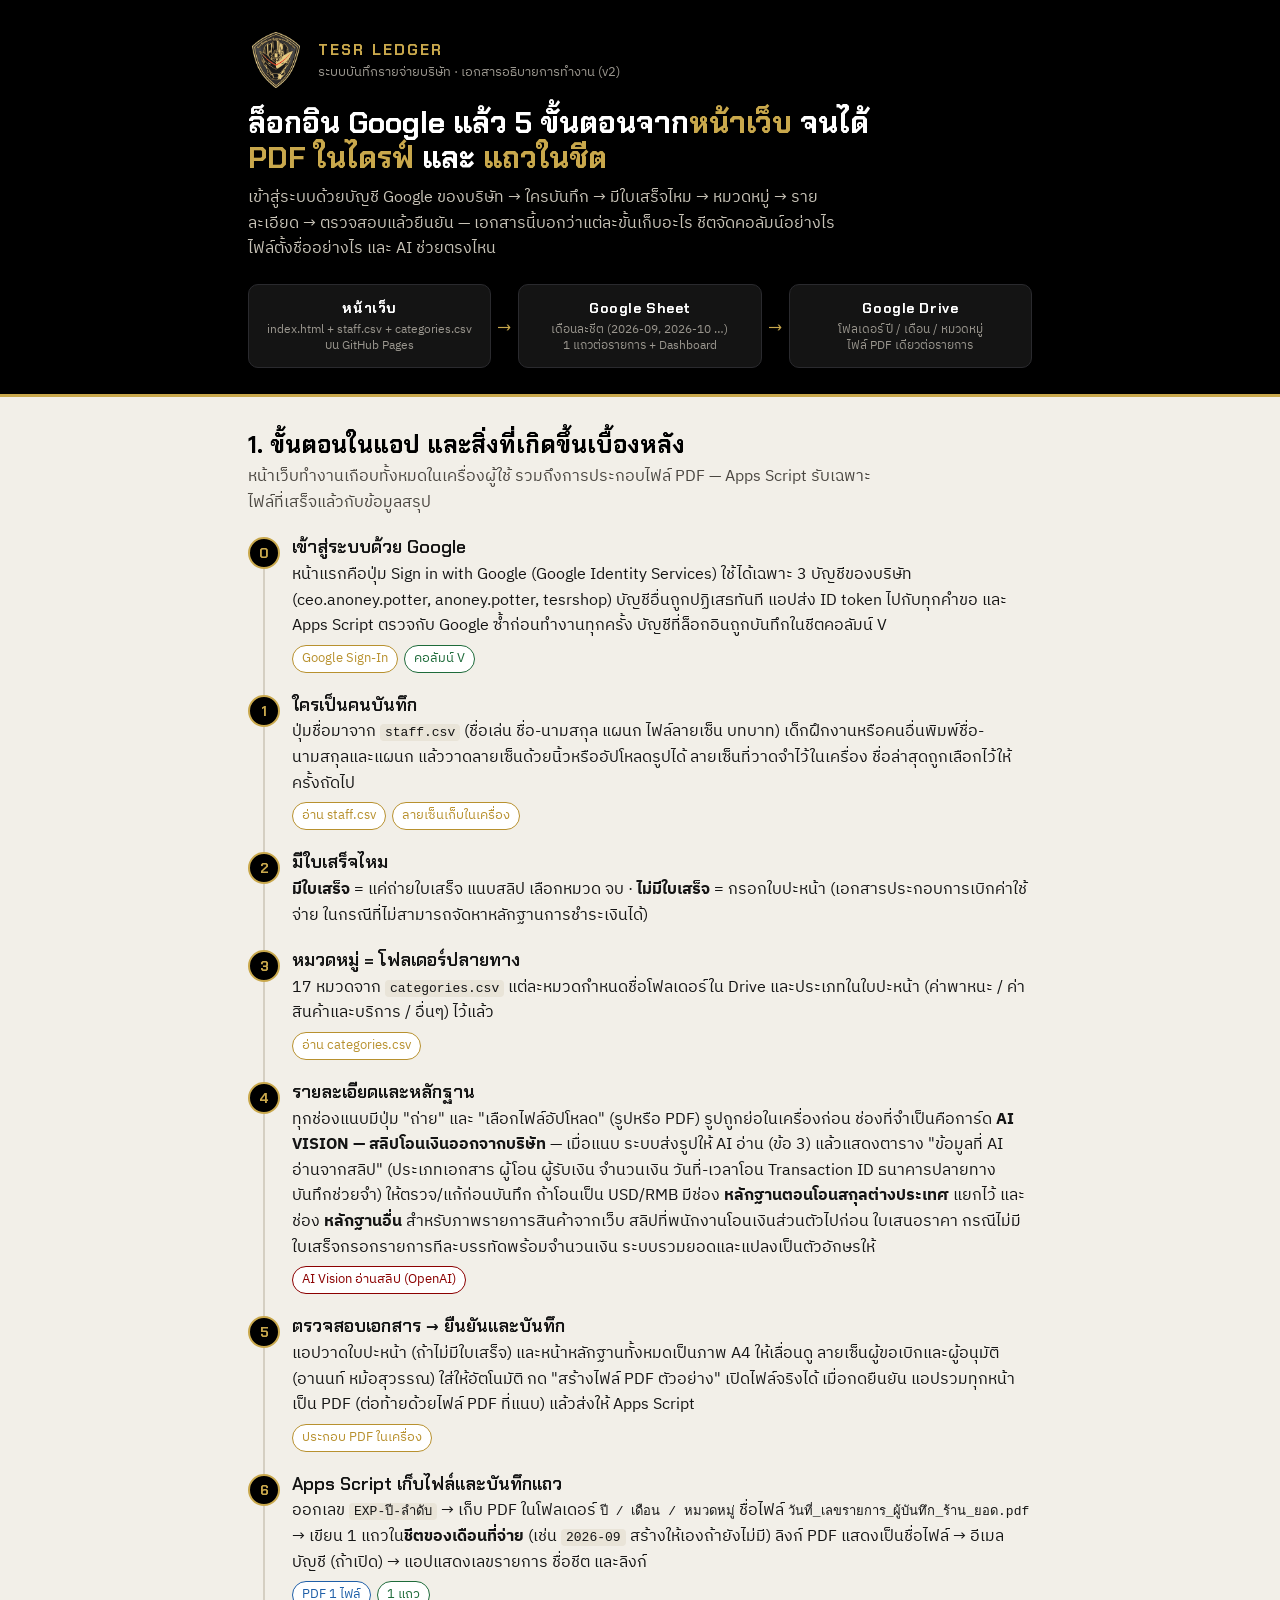
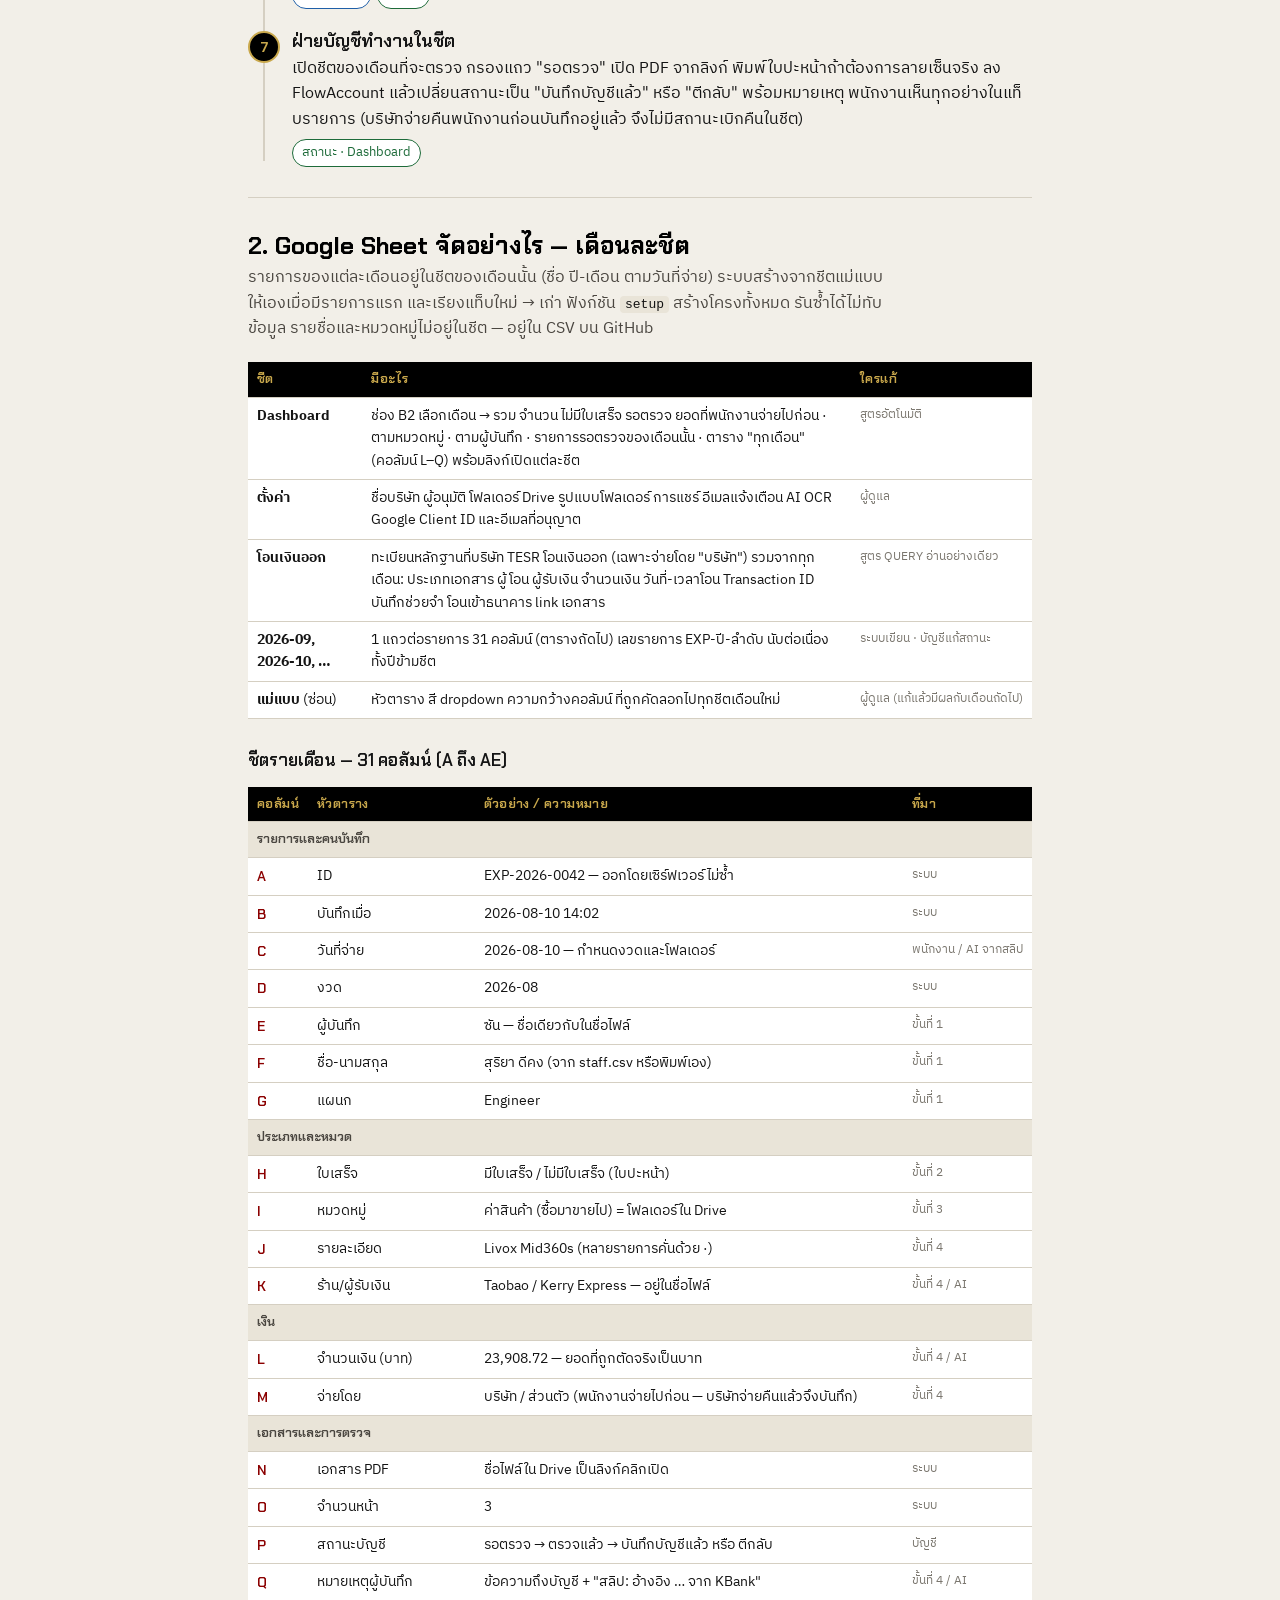
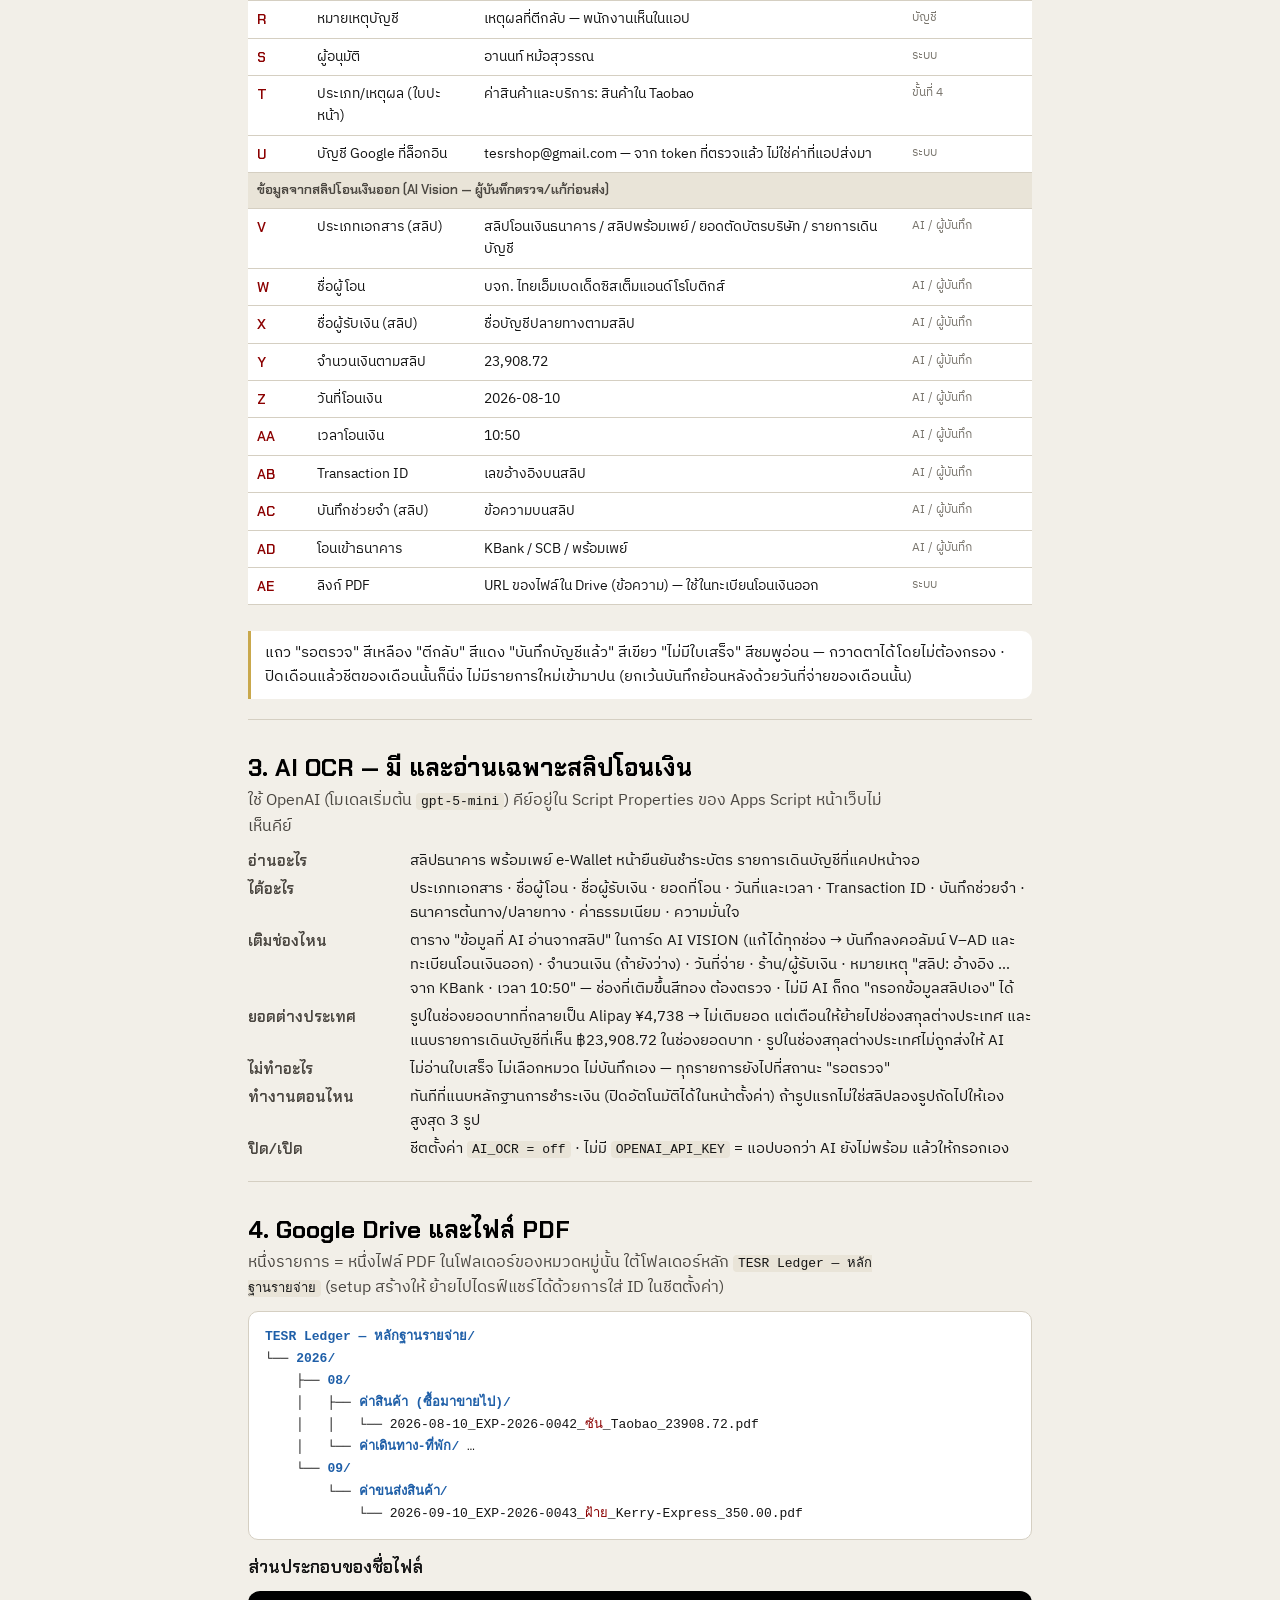
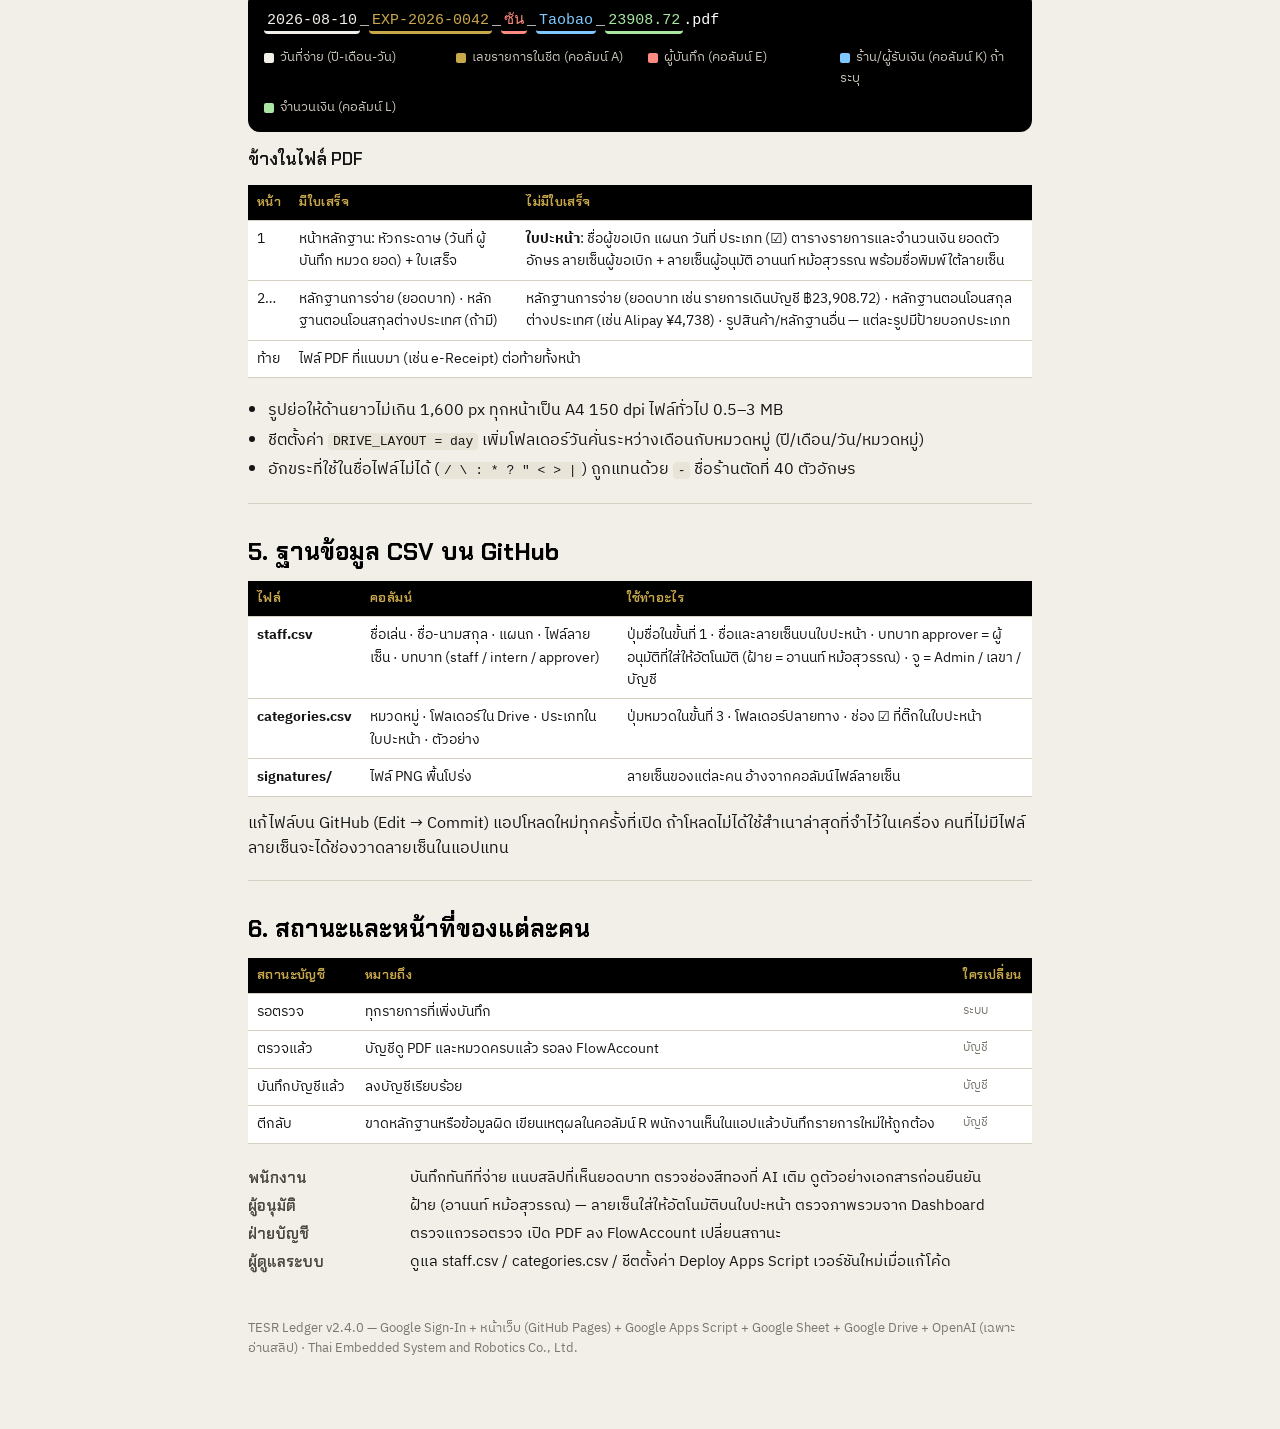
<file: flow.html>
<!DOCTYPE html>
<html lang="th">
<head>
<meta charset="utf-8">
<meta name="viewport" content="width=device-width, initial-scale=1">
<title>TESR Ledger v2 — เส้นทางของข้อมูล (หน้าเว็บ → Google Sheet → Google Drive)</title>
<link rel="icon" href="logo-192.png">
<link rel="preconnect" href="https://fonts.googleapis.com">
<link rel="preconnect" href="https://fonts.gstatic.com" crossorigin>
<link href="https://fonts.googleapis.com/css2?family=Chakra+Petch:wght@500;600;700&family=IBM+Plex+Sans+Thai:wght@400;500;600&display=swap" rel="stylesheet">
<style>
:root{
  --paper:#F2EFE8; --paper2:#E9E4D8; --ink:#141414; --ink2:#4A4640; --muted:#7A766E;
  --crimson:#8B0000; --gold:#B8912F; --gold2:#C9A84C; --black:#000; --rule:#D5CFC2;
  --sheet:#1E6B3A; --drive:#1F5FA8; --ai:#8B0000;
  --fd:"Chakra Petch",system-ui,sans-serif; --fb:"IBM Plex Sans Thai",system-ui,sans-serif;
}
*{box-sizing:border-box}
html{-webkit-text-size-adjust:100%}
body{margin:0;background:var(--paper);color:var(--ink);font-family:var(--fb);font-size:16px;line-height:1.6}
a{color:var(--crimson)}
h1,h2,h3{font-family:var(--fd);line-height:1.15;margin:0}
h2{font-size:24px;font-weight:700;color:var(--black);margin:0 0 6px}
h3{font-size:17px;font-weight:600;margin:18px 0 6px}
p{margin:0 0 10px}
code,.fn{font-family:ui-monospace,SFMono-Regular,Menlo,Consolas,monospace;font-size:13px}
code{background:var(--paper2);padding:1px 5px;border-radius:4px;color:var(--ink)}
.wrap{max-width:820px;margin:0 auto;padding:0 18px 60px}

/* ---------- hero ---------- */
.hero{background:var(--black);color:var(--paper);padding:32px 0 26px;border-bottom:3px solid var(--gold2)}
.hero .wrap{padding-bottom:0}
.brand{display:flex;align-items:center;gap:14px;margin-bottom:18px}
.brand img{width:56px;height:56px;object-fit:contain}
.brand .t{font-family:var(--fd);font-weight:700;letter-spacing:.14em;color:var(--gold2);font-size:15px}
.brand .s{color:#9A968E;font-size:13px}
.hero h1{font-size:30px;font-weight:700;color:#fff;max-width:640px}
.hero h1 em{font-style:normal;color:var(--gold2)}
.hero p{color:#C9C4B8;max-width:600px;margin-top:10px}
.trio{display:grid;grid-template-columns:1fr auto 1fr auto 1fr;align-items:center;gap:6px;margin-top:22px}
.trio .node{background:#141414;border:1px solid #2A2A2E;border-radius:10px;padding:12px 10px;text-align:center}
.trio .node b{display:block;font-family:var(--fd);font-size:14px;color:#fff;letter-spacing:.04em}
.trio .node small{display:block;color:#9A968E;font-size:12px;line-height:1.35;margin-top:3px}
.trio .arrow{color:var(--gold2);font-family:var(--fd);font-size:20px}
@media (max-width:520px){.trio{grid-template-columns:1fr}.trio .arrow{text-align:center;transform:rotate(90deg);font-size:18px}}

/* ---------- sections ---------- */
section{padding:34px 0 8px;border-bottom:1px solid var(--rule)}
section:last-of-type{border-bottom:0}
.lead{color:var(--ink2);max-width:640px}

/* flow rail — a real sequence, so numbered */
.rail{position:relative;margin:22px 0 10px;padding-left:44px}
.rail::before{content:"";position:absolute;left:15px;top:6px;bottom:6px;width:2px;background:var(--rule)}
.step{position:relative;margin-bottom:22px}
.step .num{position:absolute;left:-44px;top:0;width:32px;height:32px;border-radius:50%;background:var(--black);color:var(--gold2);font-family:var(--fd);font-weight:700;font-size:14px;display:grid;place-items:center;border:2px solid var(--gold2)}
.step h3{margin:2px 0 4px;font-size:18px}
.step p{margin-bottom:6px}
.lands{display:flex;flex-wrap:wrap;gap:6px;margin-top:6px}
.tag{display:inline-block;font-size:12.5px;padding:3px 9px;border-radius:999px;border:1px solid var(--rule);color:var(--ink2);background:#fff}
.tag.sheet{border-color:var(--sheet);color:var(--sheet)}
.tag.drive{border-color:var(--drive);color:var(--drive)}
.tag.ai{border-color:var(--ai);color:var(--ai)}
.tag.web{border-color:var(--gold);color:var(--gold)}

/* tables */
table{width:100%;border-collapse:collapse;font-size:14px;margin:10px 0 14px;background:#fff}
th,td{text-align:left;vertical-align:top;padding:7px 9px;border-bottom:1px solid var(--rule)}
th{background:var(--black);color:var(--gold2);font-family:var(--fd);font-weight:600;font-size:13px;letter-spacing:.03em}
td.c{font-family:var(--fd);font-weight:600;color:var(--crimson);white-space:nowrap}
tr.g td{background:var(--paper2);font-family:var(--fd);font-weight:600;font-size:13px;color:var(--ink2)}
.who{font-size:12px;color:var(--muted);white-space:nowrap}
.tblwrap{overflow-x:auto;-webkit-overflow-scrolling:touch;margin:0 -18px;padding:0 18px}

/* file name anatomy — the memorable element */
.anatomy{background:var(--black);border-radius:12px;padding:18px 16px 14px;margin:14px 0 8px;overflow-x:auto}
.anatomy .name{font-family:ui-monospace,SFMono-Regular,Menlo,Consolas,monospace;font-size:15px;white-space:nowrap;color:#fff}
.anatomy .name span{padding:2px 3px;border-radius:4px;border-bottom:3px solid}
.seg1{color:#F2EFE8;border-color:#F2EFE8}
.seg2{color:#C9A84C;border-color:#C9A84C}
.seg3{color:#FF8A80;border-color:#FF8A80}
.seg4{color:#7EC8FF;border-color:#7EC8FF}
.seg5{color:#A8E6A1;border-color:#A8E6A1}
.seg6{color:#D9B3FF;border-color:#D9B3FF}
.legend{display:grid;grid-template-columns:repeat(auto-fit,minmax(150px,1fr));gap:8px 16px;margin-top:14px;font-size:13px;color:#C9C4B8}
.legend b{display:inline-block;width:10px;height:10px;border-radius:2px;margin-right:6px;vertical-align:middle}

.tree{background:#fff;border:1px solid var(--rule);border-radius:10px;padding:14px 16px;font-family:ui-monospace,SFMono-Regular,Menlo,Consolas,monospace;font-size:13px;line-height:1.7;overflow-x:auto;white-space:pre;margin:10px 0}
.tree i{font-style:normal;color:var(--muted)}
.tree .d{color:var(--drive);font-weight:600}
.tree .u{color:var(--crimson)}

.note{border-left:3px solid var(--gold2);background:#fff;padding:10px 14px;border-radius:0 10px 10px 0;margin:12px 0;font-size:15px}
.note.warn{border-color:var(--crimson)}
ul{margin:6px 0 12px;padding-left:20px}
li{margin-bottom:4px}
.kv{display:grid;grid-template-columns:150px 1fr;gap:4px 12px;font-size:15px;margin:8px 0 12px}
.kv dt{font-family:var(--fd);font-weight:600;color:var(--ink2)}
.kv dd{margin:0}
@media (max-width:480px){.kv{grid-template-columns:1fr}.kv dt{margin-top:6px}}
.foot{color:var(--muted);font-size:13px;padding-top:24px}
@media print{.hero{background:#000 !important;-webkit-print-color-adjust:exact;print-color-adjust:exact}.anatomy{-webkit-print-color-adjust:exact;print-color-adjust:exact}}
</style>
</head>
<body>

<header class="hero">
  <div class="wrap">
    <div class="brand">
      <img id="flowLogo" alt="TESR">
      <div><div class="t">TESR LEDGER</div><div class="s">ระบบบันทึกรายจ่ายบริษัท · เอกสารอธิบายการทำงาน (v2)</div></div>
    </div>
    <h1>ล็อกอิน Google แล้ว 5 ขั้นตอนจาก<em>หน้าเว็บ</em> จนได้ <em>PDF ในไดรฟ์</em> และ <em>แถวในชีต</em></h1>
    <p>เข้าสู่ระบบด้วยบัญชี Google ของบริษัท → ใครบันทึก → มีใบเสร็จไหม → หมวดหมู่ → รายละเอียด → ตรวจสอบแล้วยืนยัน — เอกสารนี้บอกว่าแต่ละขั้นเก็บอะไร ชีตจัดคอลัมน์อย่างไร ไฟล์ตั้งชื่ออย่างไร และ AI ช่วยตรงไหน</p>
    <div class="trio">
      <div class="node"><b>หน้าเว็บ</b><small>index.html + staff.csv + categories.csv<br>บน GitHub Pages</small></div>
      <div class="arrow">→</div>
      <div class="node"><b>Google Sheet</b><small>เดือนละชีต (2026-09, 2026-10 …)<br>1 แถวต่อรายการ + Dashboard</small></div>
      <div class="arrow">→</div>
      <div class="node"><b>Google Drive</b><small>โฟลเดอร์ ปี / เดือน / หมวดหมู่<br>ไฟล์ PDF เดียวต่อรายการ</small></div>
    </div>
  </div>
</header>

<div class="wrap">

<section id="flow">
  <h2>1. ขั้นตอนในแอป และสิ่งที่เกิดขึ้นเบื้องหลัง</h2>
  <p class="lead">หน้าเว็บทำงานเกือบทั้งหมดในเครื่องผู้ใช้ รวมถึงการประกอบไฟล์ PDF — Apps Script รับเฉพาะไฟล์ที่เสร็จแล้วกับข้อมูลสรุป</p>
  <div class="rail">
    <div class="step"><span class="num">0</span>
      <h3>เข้าสู่ระบบด้วย Google</h3>
      <p>หน้าแรกคือปุ่ม Sign in with Google (Google Identity Services) ใช้ได้เฉพาะ 3 บัญชีของบริษัท (ceo.anoney.potter, anoney.potter, tesrshop) บัญชีอื่นถูกปฏิเสธทันที แอปส่ง ID token ไปกับทุกคำขอ และ Apps Script ตรวจกับ Google ซ้ำก่อนทำงานทุกครั้ง บัญชีที่ล็อกอินถูกบันทึกในชีตคอลัมน์ V</p>
      <div class="lands"><span class="tag web">Google Sign-In</span><span class="tag sheet">คอลัมน์ V</span></div>
    </div>
    <div class="step"><span class="num">1</span>
      <h3>ใครเป็นคนบันทึก</h3>
      <p>ปุ่มชื่อมาจาก <code>staff.csv</code> (ชื่อเล่น ชื่อ-นามสกุล แผนก ไฟล์ลายเซ็น บทบาท) เด็กฝึกงานหรือคนอื่นพิมพ์ชื่อ-นามสกุลและแผนก แล้ววาดลายเซ็นด้วยนิ้วหรืออัปโหลดรูปได้ ลายเซ็นที่วาดจำไว้ในเครื่อง ชื่อล่าสุดถูกเลือกไว้ให้ครั้งถัดไป</p>
      <div class="lands"><span class="tag web">อ่าน staff.csv</span><span class="tag web">ลายเซ็นเก็บในเครื่อง</span></div>
    </div>
    <div class="step"><span class="num">2</span>
      <h3>มีใบเสร็จไหม</h3>
      <p><b>มีใบเสร็จ</b> = แค่ถ่ายใบเสร็จ แนบสลิป เลือกหมวด จบ · <b>ไม่มีใบเสร็จ</b> = กรอกใบปะหน้า (เอกสารประกอบการเบิกค่าใช้จ่าย ในกรณีที่ไม่สามารถจัดหาหลักฐานการชำระเงินได้)</p>
    </div>
    <div class="step"><span class="num">3</span>
      <h3>หมวดหมู่ = โฟลเดอร์ปลายทาง</h3>
      <p>17 หมวดจาก <code>categories.csv</code> แต่ละหมวดกำหนดชื่อโฟลเดอร์ใน Drive และประเภทในใบปะหน้า (ค่าพาหนะ / ค่าสินค้าและบริการ / อื่นๆ) ไว้แล้ว</p>
      <div class="lands"><span class="tag web">อ่าน categories.csv</span></div>
    </div>
    <div class="step"><span class="num">4</span>
      <h3>รายละเอียดและหลักฐาน</h3>
      <p>ทุกช่องแนบมีปุ่ม "ถ่าย" และ "เลือกไฟล์อัปโหลด" (รูปหรือ PDF) รูปถูกย่อในเครื่องก่อน ช่องที่จำเป็นคือการ์ด <b>AI VISION — สลิปโอนเงินออกจากบริษัท</b> — เมื่อแนบ ระบบส่งรูปให้ AI อ่าน (ข้อ 3) แล้วแสดงตาราง "ข้อมูลที่ AI อ่านจากสลิป" (ประเภทเอกสาร ผู้โอน ผู้รับเงิน จำนวนเงิน วันที่-เวลาโอน Transaction ID ธนาคารปลายทาง บันทึกช่วยจำ) ให้ตรวจ/แก้ก่อนบันทึก ถ้าโอนเป็น USD/RMB มีช่อง <b>หลักฐานตอนโอนสกุลต่างประเทศ</b> แยกไว้ และช่อง <b>หลักฐานอื่น</b> สำหรับภาพรายการสินค้าจากเว็บ สลิปที่พนักงานโอนเงินส่วนตัวไปก่อน ใบเสนอราคา กรณีไม่มีใบเสร็จกรอกรายการทีละบรรทัดพร้อมจำนวนเงิน ระบบรวมยอดและแปลงเป็นตัวอักษรให้</p>
      <div class="lands"><span class="tag ai">AI Vision อ่านสลิป (OpenAI)</span></div>
    </div>
    <div class="step"><span class="num">5</span>
      <h3>ตรวจสอบเอกสาร → ยืนยันและบันทึก</h3>
      <p>แอปวาดใบปะหน้า (ถ้าไม่มีใบเสร็จ) และหน้าหลักฐานทั้งหมดเป็นภาพ A4 ให้เลื่อนดู ลายเซ็นผู้ขอเบิกและผู้อนุมัติ (อานนท์ หม้อสุวรรณ) ใส่ให้อัตโนมัติ กด "สร้างไฟล์ PDF ตัวอย่าง" เปิดไฟล์จริงได้ เมื่อกดยืนยัน แอปรวมทุกหน้าเป็น PDF (ต่อท้ายด้วยไฟล์ PDF ที่แนบ) แล้วส่งให้ Apps Script</p>
      <div class="lands"><span class="tag web">ประกอบ PDF ในเครื่อง</span></div>
    </div>
    <div class="step"><span class="num">6</span>
      <h3>Apps Script เก็บไฟล์และบันทึกแถว</h3>
      <p>ออกเลข <code>EXP-ปี-ลำดับ</code> → เก็บ PDF ในโฟลเดอร์ <span class="fn">ปี / เดือน / หมวดหมู่</span> ชื่อไฟล์ <span class="fn">วันที่_เลขรายการ_ผู้บันทึก_ร้าน_ยอด.pdf</span> → เขียน 1 แถวใน<b>ชีตของเดือนที่จ่าย</b> (เช่น <code>2026-09</code> สร้างให้เองถ้ายังไม่มี) ลิงก์ PDF แสดงเป็นชื่อไฟล์ → อีเมลบัญชี (ถ้าเปิด) → แอปแสดงเลขรายการ ชื่อชีต และลิงก์</p>
      <div class="lands"><span class="tag drive">PDF 1 ไฟล์</span><span class="tag sheet">1 แถว</span></div>
    </div>
    <div class="step"><span class="num">7</span>
      <h3>ฝ่ายบัญชีทำงานในชีต</h3>
      <p>เปิดชีตของเดือนที่จะตรวจ กรองแถว "รอตรวจ" เปิด PDF จากลิงก์ พิมพ์ใบปะหน้าถ้าต้องการลายเซ็นจริง ลง FlowAccount แล้วเปลี่ยนสถานะเป็น "บันทึกบัญชีแล้ว" หรือ "ตีกลับ" พร้อมหมายเหตุ พนักงานเห็นทุกอย่างในแท็บรายการ (บริษัทจ่ายคืนพนักงานก่อนบันทึกอยู่แล้ว จึงไม่มีสถานะเบิกคืนในชีต)</p>
      <div class="lands"><span class="tag sheet">สถานะ · Dashboard</span></div>
    </div>
  </div>
</section>

<section id="sheet">
  <h2>2. Google Sheet จัดอย่างไร — เดือนละชีต</h2>
  <p class="lead">รายการของแต่ละเดือนอยู่ในชีตของเดือนนั้น (ชื่อ ปี-เดือน ตามวันที่จ่าย) ระบบสร้างจากชีตแม่แบบให้เองเมื่อมีรายการแรก และเรียงแท็บใหม่ → เก่า ฟังก์ชัน <code>setup</code> สร้างโครงทั้งหมด รันซ้ำได้ไม่ทับข้อมูล รายชื่อและหมวดหมู่ไม่อยู่ในชีต — อยู่ใน CSV บน GitHub</p>
  <div class="tblwrap"><table>
    <tr><th>ชีต</th><th>มีอะไร</th><th>ใครแก้</th></tr>
    <tr><td><b>Dashboard</b></td><td>ช่อง B2 เลือกเดือน → รวม จำนวน ไม่มีใบเสร็จ รอตรวจ ยอดที่พนักงานจ่ายไปก่อน · ตามหมวดหมู่ · ตามผู้บันทึก · รายการรอตรวจของเดือนนั้น · ตาราง "ทุกเดือน" (คอลัมน์ L–Q) พร้อมลิงก์เปิดแต่ละชีต</td><td class="who">สูตรอัตโนมัติ</td></tr>
    <tr><td><b>ตั้งค่า</b></td><td>ชื่อบริษัท ผู้อนุมัติ โฟลเดอร์ Drive รูปแบบโฟลเดอร์ การแชร์ อีเมลแจ้งเตือน AI OCR Google Client ID และอีเมลที่อนุญาต</td><td class="who">ผู้ดูแล</td></tr>
    <tr><td><b>โอนเงินออก</b></td><td>ทะเบียนหลักฐานที่บริษัท TESR โอนเงินออก (เฉพาะจ่ายโดย "บริษัท") รวมจากทุกเดือน: ประเภทเอกสาร ผู้โอน ผู้รับเงิน จำนวนเงิน วันที่-เวลาโอน Transaction ID บันทึกช่วยจำ โอนเข้าธนาคาร link เอกสาร</td><td class="who">สูตร QUERY อ่านอย่างเดียว</td></tr>
    <tr><td><b>2026-09, 2026-10, …</b></td><td>1 แถวต่อรายการ 31 คอลัมน์ (ตารางถัดไป) เลขรายการ EXP-ปี-ลำดับ นับต่อเนื่องทั้งปีข้ามชีต</td><td class="who">ระบบเขียน · บัญชีแก้สถานะ</td></tr>
    <tr><td><b>แม่แบบ</b> (ซ่อน)</td><td>หัวตาราง สี dropdown ความกว้างคอลัมน์ ที่ถูกคัดลอกไปทุกชีตเดือนใหม่</td><td class="who">ผู้ดูแล (แก้แล้วมีผลกับเดือนถัดไป)</td></tr>
  </table></div>

  <h3>ชีตรายเดือน — 31 คอลัมน์ (A ถึง AE)</h3>
  <div class="tblwrap"><table>
    <tr><th>คอลัมน์</th><th>หัวตาราง</th><th>ตัวอย่าง / ความหมาย</th><th>ที่มา</th></tr>
    <tr class="g"><td colspan="4">รายการและคนบันทึก</td></tr>
    <tr><td class="c">A</td><td>ID</td><td>EXP-2026-0042 — ออกโดยเซิร์ฟเวอร์ ไม่ซ้ำ</td><td class="who">ระบบ</td></tr>
    <tr><td class="c">B</td><td>บันทึกเมื่อ</td><td>2026-08-10 14:02</td><td class="who">ระบบ</td></tr>
    <tr><td class="c">C</td><td>วันที่จ่าย</td><td>2026-08-10 — กำหนดงวดและโฟลเดอร์</td><td class="who">พนักงาน / AI จากสลิป</td></tr>
    <tr><td class="c">D</td><td>งวด</td><td>2026-08</td><td class="who">ระบบ</td></tr>
    <tr><td class="c">E</td><td>ผู้บันทึก</td><td>ซัน — ชื่อเดียวกับในชื่อไฟล์</td><td class="who">ขั้นที่ 1</td></tr>
    <tr><td class="c">F</td><td>ชื่อ-นามสกุล</td><td>สุริยา ดีคง (จาก staff.csv หรือพิมพ์เอง)</td><td class="who">ขั้นที่ 1</td></tr>
    <tr><td class="c">G</td><td>แผนก</td><td>Engineer</td><td class="who">ขั้นที่ 1</td></tr>
    <tr class="g"><td colspan="4">ประเภทและหมวด</td></tr>
    <tr><td class="c">H</td><td>ใบเสร็จ</td><td>มีใบเสร็จ / ไม่มีใบเสร็จ (ใบปะหน้า)</td><td class="who">ขั้นที่ 2</td></tr>
    <tr><td class="c">I</td><td>หมวดหมู่</td><td>ค่าสินค้า (ซื้อมาขายไป) = โฟลเดอร์ใน Drive</td><td class="who">ขั้นที่ 3</td></tr>
    <tr><td class="c">J</td><td>รายละเอียด</td><td>Livox Mid360s (หลายรายการคั่นด้วย ·)</td><td class="who">ขั้นที่ 4</td></tr>
    <tr><td class="c">K</td><td>ร้าน/ผู้รับเงิน</td><td>Taobao / Kerry Express — อยู่ในชื่อไฟล์</td><td class="who">ขั้นที่ 4 / AI</td></tr>
    <tr class="g"><td colspan="4">เงิน</td></tr>
    <tr><td class="c">L</td><td>จำนวนเงิน (บาท)</td><td>23,908.72 — ยอดที่ถูกตัดจริงเป็นบาท</td><td class="who">ขั้นที่ 4 / AI</td></tr>
    <tr><td class="c">M</td><td>จ่ายโดย</td><td>บริษัท / ส่วนตัว (พนักงานจ่ายไปก่อน — บริษัทจ่ายคืนแล้วจึงบันทึก)</td><td class="who">ขั้นที่ 4</td></tr>
    <tr class="g"><td colspan="4">เอกสารและการตรวจ</td></tr>
    <tr><td class="c">N</td><td>เอกสาร PDF</td><td>ชื่อไฟล์ใน Drive เป็นลิงก์คลิกเปิด</td><td class="who">ระบบ</td></tr>
    <tr><td class="c">O</td><td>จำนวนหน้า</td><td>3</td><td class="who">ระบบ</td></tr>
    <tr><td class="c">P</td><td>สถานะบัญชี</td><td>รอตรวจ → ตรวจแล้ว → บันทึกบัญชีแล้ว หรือ ตีกลับ</td><td class="who">บัญชี</td></tr>
    <tr><td class="c">Q</td><td>หมายเหตุผู้บันทึก</td><td>ข้อความถึงบัญชี + "สลิป: อ้างอิง … จาก KBank"</td><td class="who">ขั้นที่ 4 / AI</td></tr>
    <tr><td class="c">R</td><td>หมายเหตุบัญชี</td><td>เหตุผลที่ตีกลับ — พนักงานเห็นในแอป</td><td class="who">บัญชี</td></tr>
    <tr><td class="c">S</td><td>ผู้อนุมัติ</td><td>อานนท์ หม้อสุวรรณ</td><td class="who">ระบบ</td></tr>
    <tr><td class="c">T</td><td>ประเภท/เหตุผล (ใบปะหน้า)</td><td>ค่าสินค้าและบริการ: สินค้าใน Taobao</td><td class="who">ขั้นที่ 4</td></tr>
    <tr><td class="c">U</td><td>บัญชี Google ที่ล็อกอิน</td><td>tesrshop@gmail.com — จาก token ที่ตรวจแล้ว ไม่ใช่ค่าที่แอปส่งมา</td><td class="who">ระบบ</td></tr>
    <tr class="g"><td colspan="4">ข้อมูลจากสลิปโอนเงินออก (AI Vision — ผู้บันทึกตรวจ/แก้ก่อนส่ง)</td></tr>
    <tr><td class="c">V</td><td>ประเภทเอกสาร (สลิป)</td><td>สลิปโอนเงินธนาคาร / สลิปพร้อมเพย์ / ยอดตัดบัตรบริษัท / รายการเดินบัญชี</td><td class="who">AI / ผู้บันทึก</td></tr>
    <tr><td class="c">W</td><td>ชื่อผู้โอน</td><td>บจก. ไทยเอ็มเบดเด็ดซิสเต็มแอนด์โรโบติกส์</td><td class="who">AI / ผู้บันทึก</td></tr>
    <tr><td class="c">X</td><td>ชื่อผู้รับเงิน (สลิป)</td><td>ชื่อบัญชีปลายทางตามสลิป</td><td class="who">AI / ผู้บันทึก</td></tr>
    <tr><td class="c">Y</td><td>จำนวนเงินตามสลิป</td><td>23,908.72</td><td class="who">AI / ผู้บันทึก</td></tr>
    <tr><td class="c">Z</td><td>วันที่โอนเงิน</td><td>2026-08-10</td><td class="who">AI / ผู้บันทึก</td></tr>
    <tr><td class="c">AA</td><td>เวลาโอนเงิน</td><td>10:50</td><td class="who">AI / ผู้บันทึก</td></tr>
    <tr><td class="c">AB</td><td>Transaction ID</td><td>เลขอ้างอิงบนสลิป</td><td class="who">AI / ผู้บันทึก</td></tr>
    <tr><td class="c">AC</td><td>บันทึกช่วยจำ (สลิป)</td><td>ข้อความบนสลิป</td><td class="who">AI / ผู้บันทึก</td></tr>
    <tr><td class="c">AD</td><td>โอนเข้าธนาคาร</td><td>KBank / SCB / พร้อมเพย์</td><td class="who">AI / ผู้บันทึก</td></tr>
    <tr><td class="c">AE</td><td>ลิงก์ PDF</td><td>URL ของไฟล์ใน Drive (ข้อความ) — ใช้ในทะเบียนโอนเงินออก</td><td class="who">ระบบ</td></tr>
  </table></div>
  <div class="note">แถว "รอตรวจ" สีเหลือง "ตีกลับ" สีแดง "บันทึกบัญชีแล้ว" สีเขียว "ไม่มีใบเสร็จ" สีชมพูอ่อน — กวาดตาได้โดยไม่ต้องกรอง · ปิดเดือนแล้วชีตของเดือนนั้นก็นิ่ง ไม่มีรายการใหม่เข้ามาปน (ยกเว้นบันทึกย้อนหลังด้วยวันที่จ่ายของเดือนนั้น)</div>
</section>

<section id="ai">
  <h2>3. AI OCR — มี และอ่านเฉพาะสลิปโอนเงิน</h2>
  <p class="lead">ใช้ OpenAI (โมเดลเริ่มต้น <code>gpt-5-mini</code>) คีย์อยู่ใน Script Properties ของ Apps Script หน้าเว็บไม่เห็นคีย์</p>
  <dl class="kv">
    <dt>อ่านอะไร</dt><dd>สลิปธนาคาร พร้อมเพย์ e-Wallet หน้ายืนยันชำระบัตร รายการเดินบัญชีที่แคปหน้าจอ</dd>
    <dt>ได้อะไร</dt><dd>ประเภทเอกสาร · ชื่อผู้โอน · ชื่อผู้รับเงิน · ยอดที่โอน · วันที่และเวลา · Transaction ID · บันทึกช่วยจำ · ธนาคารต้นทาง/ปลายทาง · ค่าธรรมเนียม · ความมั่นใจ</dd>
    <dt>เติมช่องไหน</dt><dd>ตาราง "ข้อมูลที่ AI อ่านจากสลิป" ในการ์ด AI VISION (แก้ได้ทุกช่อง → บันทึกลงคอลัมน์ V–AD และทะเบียนโอนเงินออก) · จำนวนเงิน (ถ้ายังว่าง) · วันที่จ่าย · ร้าน/ผู้รับเงิน · หมายเหตุ "สลิป: อ้างอิง … จาก KBank · เวลา 10:50" — ช่องที่เติมขึ้นสีทอง ต้องตรวจ · ไม่มี AI ก็กด "กรอกข้อมูลสลิปเอง" ได้</dd>
    <dt>ยอดต่างประเทศ</dt><dd>รูปในช่องยอดบาทที่กลายเป็น Alipay ¥4,738 → ไม่เติมยอด แต่เตือนให้ย้ายไปช่องสกุลต่างประเทศ และแนบรายการเดินบัญชีที่เห็น ฿23,908.72 ในช่องยอดบาท · รูปในช่องสกุลต่างประเทศไม่ถูกส่งให้ AI</dd>
    <dt>ไม่ทำอะไร</dt><dd>ไม่อ่านใบเสร็จ ไม่เลือกหมวด ไม่บันทึกเอง — ทุกรายการยังไปที่สถานะ "รอตรวจ"</dd>
    <dt>ทำงานตอนไหน</dt><dd>ทันทีที่แนบหลักฐานการชำระเงิน (ปิดอัตโนมัติได้ในหน้าตั้งค่า) ถ้ารูปแรกไม่ใช่สลิปลองรูปถัดไปให้เอง สูงสุด 3 รูป</dd>
    <dt>ปิด/เปิด</dt><dd>ชีตตั้งค่า <code>AI_OCR = off</code> · ไม่มี <code>OPENAI_API_KEY</code> = แอปบอกว่า AI ยังไม่พร้อม แล้วให้กรอกเอง</dd>
  </dl>
</section>

<section id="drive">
  <h2>4. Google Drive และไฟล์ PDF</h2>
  <p class="lead">หนึ่งรายการ = หนึ่งไฟล์ PDF ในโฟลเดอร์ของหมวดหมู่นั้น ใต้โฟลเดอร์หลัก <code>TESR Ledger — หลักฐานรายจ่าย</code> (setup สร้างให้ ย้ายไปไดรฟ์แชร์ได้ด้วยการใส่ ID ในชีตตั้งค่า)</p>
<div class="tree"><span class="d">TESR Ledger — หลักฐานรายจ่าย/</span>
└── <span class="d">2026/</span>
    ├── <span class="d">08/</span>
    │   ├── <span class="d">ค่าสินค้า (ซื้อมาขายไป)/</span>
    │   │   └── 2026-08-10_EXP-2026-0042_<span class="u">ซัน</span>_Taobao_23908.72.pdf
    │   └── <span class="d">ค่าเดินทาง-ที่พัก/</span> …
    └── <span class="d">09/</span>
        └── <span class="d">ค่าขนส่งสินค้า/</span>
            └── 2026-09-10_EXP-2026-0043_<span class="u">ฝ้าย</span>_Kerry-Express_350.00.pdf</div>

  <h3>ส่วนประกอบของชื่อไฟล์</h3>
  <div class="anatomy">
    <div class="name"><span class="seg1">2026-08-10</span>_<span class="seg2">EXP-2026-0042</span>_<span class="seg3">ซัน</span>_<span class="seg4">Taobao</span>_<span class="seg5">23908.72</span>.pdf</div>
    <div class="legend">
      <div><b style="background:#F2EFE8"></b>วันที่จ่าย (ปี-เดือน-วัน)</div>
      <div><b style="background:#C9A84C"></b>เลขรายการในชีต (คอลัมน์ A)</div>
      <div><b style="background:#FF8A80"></b>ผู้บันทึก (คอลัมน์ E)</div>
      <div><b style="background:#7EC8FF"></b>ร้าน/ผู้รับเงิน (คอลัมน์ K) ถ้าระบุ</div>
      <div><b style="background:#A8E6A1"></b>จำนวนเงิน (คอลัมน์ L)</div>
    </div>
  </div>

  <h3>ข้างในไฟล์ PDF</h3>
  <div class="tblwrap"><table>
    <tr><th>หน้า</th><th>มีใบเสร็จ</th><th>ไม่มีใบเสร็จ</th></tr>
    <tr><td>1</td><td>หน้าหลักฐาน: หัวกระดาษ (วันที่ ผู้บันทึก หมวด ยอด) + ใบเสร็จ</td><td><b>ใบปะหน้า</b>: ชื่อผู้ขอเบิก แผนก วันที่ ประเภท (☑) ตารางรายการและจำนวนเงิน ยอดตัวอักษร ลายเซ็นผู้ขอเบิก + ลายเซ็นผู้อนุมัติ อานนท์ หม้อสุวรรณ พร้อมชื่อพิมพ์ใต้ลายเซ็น</td></tr>
    <tr><td>2…</td><td>หลักฐานการจ่าย (ยอดบาท) · หลักฐานตอนโอนสกุลต่างประเทศ (ถ้ามี)</td><td>หลักฐานการจ่าย (ยอดบาท เช่น รายการเดินบัญชี ฿23,908.72) · หลักฐานตอนโอนสกุลต่างประเทศ (เช่น Alipay ¥4,738) · รูปสินค้า/หลักฐานอื่น — แต่ละรูปมีป้ายบอกประเภท</td></tr>
    <tr><td>ท้าย</td><td colspan="2">ไฟล์ PDF ที่แนบมา (เช่น e-Receipt) ต่อท้ายทั้งหน้า</td></tr>
  </table></div>
  <ul>
    <li>รูปย่อให้ด้านยาวไม่เกิน 1,600 px ทุกหน้าเป็น A4 150 dpi ไฟล์ทั่วไป 0.5–3 MB</li>
    <li>ชีตตั้งค่า <code>DRIVE_LAYOUT = day</code> เพิ่มโฟลเดอร์วันคั่นระหว่างเดือนกับหมวดหมู่ (ปี/เดือน/วัน/หมวดหมู่)</li>
    <li>อักขระที่ใช้ในชื่อไฟล์ไม่ได้ (<code>/ \ : * ? " &lt; &gt; |</code>) ถูกแทนด้วย <code>-</code> ชื่อร้านตัดที่ 40 ตัวอักษร</li>
  </ul>
</section>

<section id="who">
  <h2>5. ฐานข้อมูล CSV บน GitHub</h2>
  <div class="tblwrap"><table>
    <tr><th>ไฟล์</th><th>คอลัมน์</th><th>ใช้ทำอะไร</th></tr>
    <tr><td><b>staff.csv</b></td><td>ชื่อเล่น · ชื่อ-นามสกุล · แผนก · ไฟล์ลายเซ็น · บทบาท (staff / intern / approver)</td><td>ปุ่มชื่อในขั้นที่ 1 · ชื่อและลายเซ็นบนใบปะหน้า · บทบาท approver = ผู้อนุมัติที่ใส่ให้อัตโนมัติ (ฝ้าย = อานนท์ หม้อสุวรรณ) · จู = Admin / เลขา / บัญชี</td></tr>
    <tr><td><b>categories.csv</b></td><td>หมวดหมู่ · โฟลเดอร์ใน Drive · ประเภทในใบปะหน้า · ตัวอย่าง</td><td>ปุ่มหมวดในขั้นที่ 3 · โฟลเดอร์ปลายทาง · ช่อง ☑ ที่ติ๊กในใบปะหน้า</td></tr>
    <tr><td><b>signatures/</b></td><td>ไฟล์ PNG พื้นโปร่ง</td><td>ลายเซ็นของแต่ละคน อ้างจากคอลัมน์ไฟล์ลายเซ็น</td></tr>
  </table></div>
  <p>แก้ไฟล์บน GitHub (Edit → Commit) แอปโหลดใหม่ทุกครั้งที่เปิด ถ้าโหลดไม่ได้ใช้สำเนาล่าสุดที่จำไว้ในเครื่อง คนที่ไม่มีไฟล์ลายเซ็นจะได้ช่องวาดลายเซ็นในแอปแทน</p>
</section>

<section id="status">
  <h2>6. สถานะและหน้าที่ของแต่ละคน</h2>
  <div class="tblwrap"><table>
    <tr><th>สถานะบัญชี</th><th>หมายถึง</th><th>ใครเปลี่ยน</th></tr>
    <tr><td>รอตรวจ</td><td>ทุกรายการที่เพิ่งบันทึก</td><td class="who">ระบบ</td></tr>
    <tr><td>ตรวจแล้ว</td><td>บัญชีดู PDF และหมวดครบแล้ว รอลง FlowAccount</td><td class="who">บัญชี</td></tr>
    <tr><td>บันทึกบัญชีแล้ว</td><td>ลงบัญชีเรียบร้อย</td><td class="who">บัญชี</td></tr>
    <tr><td>ตีกลับ</td><td>ขาดหลักฐานหรือข้อมูลผิด เขียนเหตุผลในคอลัมน์ R พนักงานเห็นในแอปแล้วบันทึกรายการใหม่ให้ถูกต้อง</td><td class="who">บัญชี</td></tr>
  </table></div>
  <dl class="kv">
    <dt>พนักงาน</dt><dd>บันทึกทันทีที่จ่าย แนบสลิปที่เห็นยอดบาท ตรวจช่องสีทองที่ AI เติม ดูตัวอย่างเอกสารก่อนยืนยัน</dd>
    <dt>ผู้อนุมัติ</dt><dd>ฝ้าย (อานนท์ หม้อสุวรรณ) — ลายเซ็นใส่ให้อัตโนมัติบนใบปะหน้า ตรวจภาพรวมจาก Dashboard</dd>
    <dt>ฝ่ายบัญชี</dt><dd>ตรวจแถวรอตรวจ เปิด PDF ลง FlowAccount เปลี่ยนสถานะ</dd>
    <dt>ผู้ดูแลระบบ</dt><dd>ดูแล staff.csv / categories.csv / ชีตตั้งค่า Deploy Apps Script เวอร์ชันใหม่เมื่อแก้โค้ด</dd>
  </dl>
</section>

<p class="foot">TESR Ledger v2.4.0 — Google Sign-In + หน้าเว็บ (GitHub Pages) + Google Apps Script + Google Sheet + Google Drive + OpenAI (เฉพาะอ่านสลิป) · Thai Embedded System and Robotics Co., Ltd.</p>
</div>
<script>
document.getElementById('flowLogo').src = 'data:image/png;base64,' +
  'iVBORw0KGgoAAAANSUhEUgAAAIsAAACgCAMAAAALrG84AAABgFBMVEXiomftMh61tbX47drjb0nk0ZuEaT4+PUF+cFH39d47MR1B' +
  'Lhx/fwD/AAD/tGrq4Luse1LhzJk+QDh/f3+qqlXmXji1oGL06ML/f38/QEL/fwAAAP8AAAAZGRk4NzUsKSnw1YpGRUULCQvmy4Pl' +
  'yXuMd05SRjLRtnUuJRuwmGVFOiwjGxfFqm1pVzl3Z0aZhFa7pGr+/v6kiliulFuDbEb//6/cwnn74pQdHCFoWkP7+fB1Yz0hHSHr' +
  '2qVcUTfbxIPxAgHu0X3y6c5iTTDp2q6kjWLq2ar//39BPkHx58ry58X//wBbU0WaiGHz4qvXvYHu47seIB7/v7/w47braEX/qqrz' +
  'SC748ti/v3/UeVDw47hEMh3xFw3sVjbq2q4eISEAAAAAAAAAAAAAAAAAAAAAAAAAAAAAAAAAAAAAAAAAAAAAAAAAAAAAAAAAAAAA' +
  'AAAAAAAAAAAAAAAAAAAAAAAAAAAAAAAAAAAAAAAAAAAAAAAAAAAAAAAAAAAAAAAAAAC1eWhmAAAAYHRSTlP//wMr/9H///9Q//8C' +
  'AQNq/wX/AgP//q8C/wIBAP////7///7+/v/+//7///7+/v7+B/7+/gP+/v//LP7/8P/9//5R/63+zwL/bIwB//70/pH/BM7/A/9Q' +
  'BP+x////lv/l7UZxAAAg30lEQVR42sV8B2PcRrL0SlZ0fvbZF74dYHaAScAMgAXAXS6XQRRFUTlZ0XL4///iqx5gE5Uoyb7DeydL' +
  'IkXUdldXVw9mMBh+xjXe+ha/vLiRJBdvj/Hnl+Px5/y4wWcgeYZfdu7cTFJcPLlxnYBsjf/7WMZb/8EvV28c8DTRZdFM0oQf/PEC' +
  'SL7+ZDifhuXkCYXk0R7nqW58zFieSYfg8L1HO/jKs/F/Dct5Ysn1GwlPUyeznMV0MaNKnaRJl6utrf8GlvHWNxSSixSSWhm2Hce7' +
  'u/FuB8cjVzy5+E8KzpPx34zl5Dx+uf5Hwg9T10YMIWEiV6Utsnyb0FCukvQQwcH3fTv+G7H8+JKSc5GS0xxRSAxjX7aOp+4wtfNo' +
  'm6LDYt9oCs4dBOcf5/8mLFTDO7cvUkhk1odk34Iz8xih0VzX+zFxh7FMAg3nhObu1t+A5QQ/dPyIA0lVGLZLIYkkAHTk3QZX6pT+' +
  'tJsDTm6Kn6msbnxBkvMXY/mxR5Kmdp/unTOz3yTcetNVUUxw4qLiifVxxxwVePzLC6rxvxDLGEh2foWsTWrFQhSiNoSELZF0cEDd' +
  '8Pf0h92QqpTfpBp/9ldhISSPOKS+7GjCVJ2kP/t4E0jcy4yvOIf+BR6bQJybiM3d8V+Ahcg3voPS0T0S4y1PSxVq+G0XggMiuyLK' +
  '4wjfPddg8c2rZ+lUH8JyAiTfAclkgaRAEtq3hqS/ovhPMMfxSZcq+hdJwn+9+mESDz5ElPHti2jDdcb+JO0ATdwaX98JB9S1PDlW' +
  'cR+bNE1+3RneffbJWIiyV38BTxqFIo63Iznh9miFJI+z/SJ6B5ptlpUotB5N4M2d8fsT9R4sYypjIHGekOQBCdFkcfdcalyKoIV2' +
  'hL70559raGIWlekSTRlK6r2JeieW8ROkhxpgQXpiYvDEKpYvkDCoK6/93OcFY1LaumyslUXhQZIAKMKFpMolmswewnDtDP8z/lgs' +
  '+Ac7v0DaSvw83B5IKsW2FzjyaCZVbrV2E2m9d01TFrktjrRtal0Us4CYwBAazssMf9hlXh9yfvvdYjN4l6QgKEiPCkhUBcb2RYxq' +
  'UlJWtbfGzItCO69T3daNFo35UtetbJ216A+F6qJDmeKpjAKhJSoKofnm5OxYxl9DZlHHbU5QsprruWF9dmaq1fZSnQkLkde6UkUp' +
  'VSGlZ4VRrqkrVftSMO+0VPtdcJAergtKlMgghBw+feusWPCNtyGzTRbuL9NEEpIIdRN7J2WDO9b48EapDEQi6uDqopbh77z3wuu2' +
  'GTTOZtv099tCUY7xMxgrkpTfAJiTs2BBJRNTJvN8F/f3jtssIIGA2eOmFspV1XGhsjze3WZEZtyfrmhRTnTzyNZW16JAjCKpmMpF' +
  'kfCQKBFZHliz9WEs+Jbr1I5DUJBq7fNQoFFbuty4Qal9lpn+rkWN6rG2sU3477HvqzmKDXLnhUrrotLMpHpfmIZrkDraZm1yyOHR' +
  'tz6EBaQFU1KZUyhmmpdxJyiFtb420haduIVfmNJeRTAyrHUOcKR0S3WJyDmIwpWilaJxNbdG7OtQUWCNS/ne1TcovIll/O3w6k3O' +
  'XcbwwzIERYX0xIUvXd3WWkbw2UuxY4UWHVmInegU0ql4oS2houO8tC6HEAmjbSxy/MRZRKyRYM2d0xQenBKVO5i9SrMIitmlH6ns' +
  'YCJ1E4wT/Tla6F2p8x6LyMmqNLowa1hCDSkvKpLnxlFE1AFCg78W/iDlv4yH//cuLC+H4z9AWh/uiI+wz0IMSsSkxmxIJIk6LB0Y' +
  'YxvDFleVTtLalZtQuu/EkODgsEJE8po7hd8IU6WHN3cwgr8Vy5PhDmZjyk8WQd1qRKGAZhA3nfX5brx5B4iYpbFkgSUBFmnNKSh0' +
  '7TLh0yP8HHwMI3ySFF2e0hSkGY7fxAJ9u97lJ8uiIk2pIZbcKwibH8wjtgGE2rDJytJnSyyWA4u3wbScBhM/NtJ5UUtF6TEkEyFP' +
  '6SZpBqtSBlXSOYtGEUiL6ED5Ey9VnTUqW8Skq5AwsKIdPvQrLKJBXBo4XHRItWiNK1SkuBAAXXYR4Q53iUQGz/fLzvCLTSznhzs3' +
  '0JNVDigjx0vSOZf6Squ6iaOeJmhM+wEJVTiUv1ZerbCgjhovZVHX1haBT+qeWoUIHqbWkGv6MOKI8pSBPTZJHuwMv17H8o/hzh70' +
  'Df98FBUTRIf+RaG1PdI6W3zI3cxaLSG1rSulRaCtWcNSkw/FZRNXy8bOhGBV5eQqNLuQFanLK6R3lKf7yNNjgW65d7135oOOKi+I' +
  'KgjKKJNcB/YWM1YmMmnMIty76EXzohSqsplQ8Fh1w7zfxFLXpTxM+aS+1DRGVLmxVbYWmsxqV7qOufXUqssjkCZJH9zp/B6wjP+x' +
  'pMoILhV3z4Bl5uK84kUe90TZBfucnpcecs6MmOOGtdhfYYEx0NLauk1R3PwA1mFuDROFXs8Ty6COQe5i0XJ9D4wQGZTmTiinAagy' +
  'vhOoMhpdvue4zCOFStq3RWUytdtTL4plpch3J9BytEThMT5LoeansLiy1WlYM1NGkxKiY6+B2RVFJWt5HMAoIg3AGM2TX8cAMzgf' +
  'GpDL4tHoVvEw8UgUoIwqWUm5+iFQYUP0n9tO9QV+38yEKpZYJE+0RKG0TYdFghNQwj8BJlsr73xWioxbYIjEa43WPcoY4k/ltDWA' +
  'QYBVMYAykgk+wy1gGsX3EePCrKCoyVzA4Lq2FIswNFaJrD2FJSllebjAUpEqPxa2WhcchkrOitqS9gLEfTUabYNsfG9nOPhijwQO' +
  'VBnd5xVBunw5UvdBeLbeVlyJilFrWMAr0CGWa1hS1za8LFsesDQ9FsYggBtglEKmVDRSwAUG484xfZK9F4M9MggZ/sJC9QFFkVTV' +
  'eoBkraCUZabYelwYekSTQzOWWArCgp9Re4KCyYgZ22PJnN+MDPLvkJ1R9CflOoApUNsDnjb56N7oXkWsxZevcAlr3ZbRGlnUw9xT' +
  'ESROLrGkdQmpkfkKS2JbiE7tA3l5xRZxUbHXGy2BRb4x7n4UQKAI7o2ArzxMBhdTZ0ajmQZrEZ1bs9Tl6qBhG+2kcsLT2g+wyB6L' +
  'm9T0W7lo1CjypAEWByMXkuRAye6LmcqTjSyRmYLk3gNVUEYqQZELJP3G4AbXXxFXLrERXZr8k2oUEX1ZQ6lkVLwmXcOiG09Y4gUW' +
  'z9OaFmVKWfdYmO2+GHnhNmoJYAqbV/rerRAZBfMI/8P/GHyXpLjxFX6JKmlUpZjDC/jpTK3+pa3nrHgTC6ZIIaM1LKQtE2SYsHDC' +
  '0n3RzATosdG8t4VsmpqYEuUo8QLFlfLrg+tJOo9HBcSesNyXDNbFxyOlRsuw2MLnnoGpEyeLBV8c3UkUaoVlIknnZDknLAlh6bp4' +
  'XohC2hWQH364BX7AzsjZiJgiuQp0Gw92klSa0T3tApZRNro8khnRaonFwjkYEntgKYtFTTvydMKvYdFSTqAP9ZweVqCOmFULLN43' +
  'syUW/OjL0bapKuJLzET1kKBNbwwH44uHFJIqzbJRf13u/tP/08yZMqaSZrkGM3sstavpP/teLOtIt3Bqi6LmzRIL8quK+XG8wkIg' +
  'LqtwEzAF/gBNavrH3cHwD66B5ZiraLR59WEpLLNsiaW7tyEGhHpd5AxC7ArCYuuCipqXsDT73ddmJpJZtRaWtXsQdSXokjy4jd74' +
  'HSfyyp68b2KpC9ZAK+mHAst+H5fCBRZHUjzuycxtAdbyqiw0CMNbxC508Zx5uPS8uvdWLESXe5Rhjt44/IIH8vL6NJYeDdomBtdA' +
  'Q+caRQig4pkLESHhFXQpndoZsJAEWfxPzwgLfcsug05aVi4q6TSWapIhhPzm8Bv0Rn5YQnkPevKufV/AoioWlWtYiItKFcqGG+Wo' +
  'O9m2bVHKVhYl6kfL+qjIMgiP6Iies/2I1bm3b8MCuiS2U5fhy8FwvJdWeSDv6tsuL6MCuohMrsclKky2b5TuiClfQ93oKl1W0PA4' +
  'uVRlZj8zRSQgAHnAkgkZG5etsFxehaWnC78+/L/Bt8M/DrW5vEnegvxPABMft0JJcRT1omKygiG5UlWdkLW6EAZDkRGl9aT+SWuV' +
  '5DCERYRJOmBRwJKxnjCg625UrNNlRkXIrw7HgydL8rZLwkT3J+V+b7krRVhUFLy+a8gGl/rQKmc6q6DFfl3I4lixCaQuSbisMFy7' +
  'sslVJbscERaF6aiTXFrwdSssluhi+cXxXejLcCc5bEl5V+SN7sFeVTRYRFmFkViK/R4LKpnWy1AmNnTo3GV5DS+qTJn7mjoRl7Wf' +
  'Jt5NK4amnq+wFJaWyZgqDzjZuXV1CXT5lrCMOa9BXq1X5I0wfCiUQ8T2KyZWWH7WR/P2gNsWxdKFpRGwNhmSbkpRyYNkwksrJYzM' +
  'gfS+poJfYFGWiZweFiSJ3lCXvKPLFmr6x+EN7swmeSMMY4VQJfyKzFW7wFI7raDxfPJayTrIi0bQjBImSVihsooEpsaomh1MW/zH' +
  'rmEhawXloUcc/DjaVJeC1IX0ZQvKOwGM+9QS++uHzCmNbEcS7dhOpPABS4neL7mXvjC0Pog8F8Lm8UwVDfxBw8raJbyp560vpAe/' +
  'LVvyJROxTjg9p8U1u7xSl4cZvMv05vA/w4AFM70ntZNLLCoqS4OJ6THEzNUNsKCm4RAGwDItTYEeAG8tvBPSizzPdwmpknklk7Qq' +
  'y4d1YcqpzBZYFL4NqU07JLzKlupigrpM+KPxS8KC6ID8IAxGnxUWpY3inoFsRPtcdVic/hLUnLFOx3IdZaUotYboOF3jw3vboAlI' +
  '9IPW10sspLtJMFiQQljhK9maurT0C/+CFhcwN34zvMhJ7ZxeiaKK7kv4YR+ecBpJY2seExYjW0WDBnqNQJ2UGa0V6MLxQ62iOrcl' +
  'hFdWKZp2K7+sCEos9uk5McUEf63BXHVriaUk7yL53pgeDgHL+f9HPjMa2cOV2kXRPR0zmQJMjkk0OnbBURKW0JEEDUdaFHPm6T7E' +
  'SD3PffGVaw5QYxzllJWmyrfxUZTjITeA4gY8WRY0eRetYyEcvMuzbp5+MrzK06N4U+1UbK8wVup99DYGNDTR+5SwdIYagaq8QRJy' +
  '20ffmVyUMRpjTY6Xq1xiENgWpiRr1UEZvELzfLjWjGJ+PxdxMr1Nj4cIywmpHQgz482awkT3fjbbph4cEWeQdAaX4KXOO4ebO0iF' +
  'wABnim5+pqYYibg0DjVN/doYiW/CBBugBs4OfiJdLiO1TJEnq4uWsjNcrDMMxxdTC8IgYNkKS2wLth2/uqACmG18wrouNeuwQCxA' +
  'btJ4Ux12A7Q2ORMz791RDSyaxSWMneVJh5Si8tMAUCbrfqFJOr+ABtCvv7wM3u40YaKZM7ssevW0A4NcZYgBk6FjR00tGZUJPU1c' +
  'xoVts9JY6CPnVkSSQW3SkCHCOjgHsqT8frRKEZtU1ACmj9AAeixbw9ucnyIMgakKoFBPAWY3cCSeeVl1A1g0QYTQhVDoC750a71w' +
  'kyho9GlhbLVQlJAgQEnX2QIsGfkFlYYGsFiXWhAm2SAMSsmgDvzTPk3koqV3ZfC5XGXtl1DAjbigtGC0So3xHkXIk9XF0wAFnTPb' +
  'sJf79AsPFd2v193FMFB1hIlG64yRpC/F70swwsOckFtQqGelcpXvmm5kRU1H8DDTIioiJ6eYl9eg4KvnLlBUuB7dGr1Z0eOT1drh' +
  'S7THlBSGq40kKWiMiVlLYLohHr42g8RtM5g3mcEssHatjsyEKxkXtZ16Oe3Sk4YW1EMhbVGrHh3x41xECb89fLLCQoShlnRlrSWN' +
  'wgxQsvjxLmufX+g5gyb/0Fu2K+YNSf7BfSGqKQ+XRrinDk3ByiTJEK2kTx7+79xPYZakTqRWKSp6Szce/muFJbQkMuBptYElkqg5' +
  'g+oIYLohUDQF2SjjjGoNtUwlC5jvVqqcFY2SmbI1qlL3jA6ROfd7QEbasswRWbqEejQmgPH6+u7Xw5uhqjc8DHJ03FaIxzbU//mr' +
  'H2jNEJ1bFbTGo2qJ/ugLXN772Xw+o98WsDpWarQ3HVB0vxAUqmvYrFG0MQEYgbR+16eox/Jk+IgnWazKNQ8DLIUmhxJo2z5/pURn' +
  'KzNM0grVbYyJvjQbV2xYMFQOrnHRg9IOCsjihF72otCjIboz6tEbcXlGU1Kbr09slKLSiaOEctSB2e/AsMpjbGykc9pZ56qqwm+0' +
  'o9/hj/qSBXfUZAFl8NvvvAsR98LZbIWlTFSwUZ3oLrGQ6U2bPENVm2iVIhiqDINxV8/y+YUiNCaW6fpSkjRt7U3ZKBPFkCvcS88N' +
  '3I1zaMf1pCsfSNy1nitpepiZspwtXTcmYuTpAKL7ZPPZxBaqevJVpFZVjSqShcyiqvJLMM/7pUJjHW1QkkK0YTQRQddgKzCGQFfq' +
  'ugtEyvnTa095JzCH1mHE932SFkOa723U5nOSYDT/vTKaiAvMss+r1xCZxz2Yc3XUZ8w1TVh2arux+gAy5jB38LpxsuJJ3w3PXbvA' +
  'O7FLHmK+V4Wx0ZqNErSwO14+zRosnjSOk8MmvzXCWN1/NyZpmDihWVEtFk7b57+BwdtB8yo3FwYRa1tSHTnV1kMWdSLrUM6hBf12' +
  'bcB74YV/c6KQue2KOqZFC4MUwem+8SzrH0gSuIKRr+vV/0ZcdFvWwsE0laJvAcVP1552y+5offgK0ogexWgtu/E5fpc1tm+IPHl6' +
  '7bcAJYRIigh+pyw6g7lYdjni/MXbnquFJGHk6JNEfPHCCusxTSwoI/YvXHv+vQn1BJtUeBoJitK3l/BtxpuZ74MS8nNu0HOFVsww' +
  'q4lj4TvLsEjRMTnd8WksQXrrPLuXuM5QhaUXUyJNLM501lFmV6jBb+cGwfKG0BTA2IJUhxZePOumwqD2yM9PSQeFLDcs0xyjZV6p' +
  'LISFsYe6G0bQDN949vmvLknKJmoZGHxiDKJtmyW6X1PeZfH35xZ5otBIgQ4EI6IhgG3CF/r2U5+fzjDoCWJAP6ssovWVMU8pestz' +
  '2Cd3r/PExxEqySx7Y9nIzGmNgdb1i+34RPL3a8/rqA9NXTVGwM5gXKz4yjdRftIlFIwqULWsbboM3VqkqFteeBPLCeQOlRSNJr3c' +
  '/UBZshr/32AYk8tiYsxfuPbbq/6JGiYOG4krE8wha6S99rRXmC5BUulcVK9dlWWqC0t+UOXCpKtetPms/NsuSbeWchcWVPVR3VQV' +
  '2xal7eKyjwBF+OC/f9+Hhl3R8qjUYVam/aAL0nLOu/Esq6YZzS/qAOOo6geAaUGPEPoB4A0s55Gkw3mOJJUdFlrTiu/ZptWKJqS6' +
  'oQ5Q8bDKL1Gwr8CaoDVxrfuhHeXzOwWFoFRxWI7RkAleYjpAoqPA3GxhFyp+cz1Fa1hQSXtwmjBzeil3xN900rA/wyoD+RYI5UOU' +
  'kdh/dQ7VrbqBmdHOwpCeC7+FoJBVITqgN8dHsnUPVaUPCEpXRZjRLD0HgKPbevveClr8SLM4Wi5+9M+xeF/Qoqxylpe46ZxYK4kW' +
  '8NvA0jmEkB6UDwUl8fQIGsEx9GWlCj+t4yzLbvWObjoT3Rg9fgeWuy/2MA5END8GW9o/PCpDWLrFOUMbnmBbkRyhXj2/9tsFGYuA' +
  'BUie9+lBy6Yn2JwertHHwDARZaB4FtYOIC7CTQzNRTcg9+/Yc3J3HNxdBncXL3OkcH8Sl5CmAjehfViTvBtrkahzryC9jgeiPB/0' +
  'fJWhcwMyQYFRjnOWgbmIy7/Do6xeXK6Pz78Ly/nhd5z7nB7z5VR8t/qnRzmLzaIHaC/El2VvfjEbPv2N0GhCAqLwvpAP0AooT+TX' +
  't1lG20JKemqT0QdcisupFG1gIYkBqUhiomiBBS3SmcwmBdXMYzTBkq1fP3x/ASgWSFZjYkK6n/c0uxLl7iFtBrh1K2w6SUhcEn5n' +
  'Tf/f2KN0fnyjZ+88JizdSnWWTLK8mgYf9ZjlFnz8cw2N+v4pIekX49LeroBzCyjwBplOFNGFsBBzi8Dcnc2wbGLZGn7BD+s8QoM0' +
  'q8DEIw5nWk3LxZMivXhotEQzSPqYpL3iJb0dZQzQicezKFvsoBL6gJwLmLv13j1t4710YuKoQVmrRVygMZR7ikzwdJSnfB0LrOsC' +
  'Sr8UBmuz3W8XglvwCb+ygELmEj8I/v/Bi2/ei4VcDG8ZytqiG2TZ8lk5h6Y43btdiIxWG6FxfLn4RDoDqP1TJdgEgnJ/bWOZaDiK' +
  '0UFzT96/128cyjqOKjQltcSCYqKnDXa5awz1hJu8HUvQ5cVlZjQBVeuPg4PmKj69/cbGw1NYXtJSzJyhKUHv1rBkOsV4s8SyTaHZ' +
  'F2tYlmtytP9sdRl6qPJQrYdFTvuCfmOb/um43EVZU2BA/FhFKzAe0uEXz/P6FQeMoGtYOou9jpCmbw/NK9a2I3QF/ZqjoJ98aD/m' +
  'S0yzpHfo1mbjUft9ArPJWKnR+LtJsuoNQ2k2KoyeoHO7ua9i6mkUeXC6oN+CZXx3h8bhiBRhYw8CIpWkm8UsYutCGPL6dcW15k6x' +
  'TSgzfICJWt8SmcOqkc79OvzxDHtmx3f6wDT5RmAKDs7MNpVF7GNCFszUwjc6KTaR5LS2MuHruwfgn5Y6d4b9u+F5ks7jyKGUsvXN' +
  'hlqayp26n2CFLo0o4cJtJE59rajSqj1Y/zxwOhSWA35jvHWWfc3PhghM8Hd2kzFFJaJaSnbqjrnU0tantZigyHrq682w9PLP38KW' +
  't2E5+RHiS6Vk+fp2nhiBgSuRxWkwoE15IPM3oMhWcv3aZRts0Qu2nJxt7/lLsg6SxNeZdfLuWpRN4edyoe+r+xrxBsBijgHVL59K' +
  'd9pSTOcYlCgsW2fDcvcE4jt5HcfH/NJGYGaW2m5WyDfu/MYl5lcwcUxyu6EtedqF5cbH7Mm/Tu06VgeTtR2MMcqajkzUufQfAiP2' +
  'S/RLBFdvSi60O4Tl7tbZzyqMb6apymNJnWCNMBjgc3rSe6w+gCWzgjx6rKo3JBfu/9d3HHB5O5bh1QcQPKrrFX3jeBswDFPOM2ve' +
  'C4WWfWgIEGUZr4Wl7q3lzjsOjL39PMnW+J/UmOMZefFVXFRCa5kl/s6+F8uxyifAorJk7aOgN9vwbPHRuw63DN5xMoxMFeh7n3bd' +
  'LcGgMdAmVdeI2Xv4S3sqLPqQ80mi1mTOYVYEi/bGJ+OPPGcD+tocd+dHq93Assgm6I9eF+Ld/AVvqSWmidZZschRTOovBXWF6+88' +
  'DvWu80fnhzeRJRaytNjCS7sAzENEpHaRsNk7sCB/EHla6kBTaPoGS8Rd1PPLjz0LtfX1zl4y+SqO62lnHkCXkh4OGHcssqZEj87f' +
  'QZZMHIfZnma8tlwSd3rUEXd4/qPPiIWHbchSpLk3ActiL52tjqzzlIq3ksWDn4ACqPmfQlraUR3nYn/ahKXCR8PxJ5ydo+Vn+PB4' +
  'H9Nx3KtLfztXWhtD5U12+op9IeDySOaCFZVhXIyZSQ4guw9B3H99ChbYzb00zejAme1OiVTdhLQt6IBagY+vq/A4oLtcZSsLQSJ+' +
  'HgT7TScraO95yBAU9/77iPv+M4VhmRXMje1UBjCxxtwTXJKsnFV6stGy6bAHWnNypKdNeJ6xLUylaas4XO+0JmmZPto8zPIRZy1p' +
  'QYbXobBBGQLjKh93W9nqJNW62qgldTCVoYDmolsO9kmAQjVEk+IExD05+dRznyfIEhX2fjroDxY1rfSGVnatlFCzjcBgiG/D6ktn' +
  'wFU1deF8EJ01CeL/4Ppw/MnnYcdD2g2OJlnAynRn445fKynp6F7YDdrE61hoG3G3iGptU/Epcb6biMLQyu+Mtz7nbC7NtNrkppx2' +
  '/N1WqNXwWcP+c7vRsMti8dSKriQcDIhpRsSgGKXpzfE34885s7xF41KVm7ialvkSzEJhk40k5VL2WMLYdhCgUDlP4tCHvvjQoeXB' +
  'h063j3+BWATJa/NwyMbXy6QcT9YXHOLWrp6PhzX0cEzUEVlKWrP80GHuD53lfjbceZDwS8yoSV9MrCiXo1hSx+tY1p7V86KDAmWB' +
  '85+RgfrgmfsPnnEn/ibcsxyTsQqcYcuN1tHBeodUUq+gyC5B4G3J4OXSB+O7n33GfTj8Ynj9QZrgngWfqO7DHi8MQ1WtyGvutyso' +
  'NnyjEbMpLc1pGp8//JqGM7yHgLpkor/Kczqa1N2jC8e2KCH8qN+6Luu6KY/54plNf+aS2oQJ/enDZDnjOxHCJInKziUkg9K0nVlS' +
  'eRE3hVk6rcw52T0h5w87yCJLDsIugbctcHwilvG/hr9yqF2el1PXvVxgvxYiL443ekB0rEsbQnPUQaFtH2FivfPeNvRx7604uUuV' +
  'XXVgvuz4Kz08xMrBPIbuZw85PZ/mbVdvoEkH5ZfxyY9/3fs84MV/IWeVm5/5Aoy25X3po5z2e1OBfwXXUGnbaNm/wELTZFYQlOHZ' +
  'XgRzxneLjAOYJt81DXfdqU/on5rL2pZy7vf9rLVVKWcqW5yVfQ0ooQudqYQ+6p0rW3RAFWBy0xBnov7VJnT6vgj7vQuF3rM8zM0y' +
  '0iS0z0NI/1lfSHPm97+MgwDT+aeaL8EsEG1vh7PsiwPEqKBJB+UjovIx78V50oPJ6RS0MtHq2PbytO7iokV3cGXO+d6Ls0P5mHf0' +
  'EJi0AzPV6j2v8xBHAcqlcCDuyfDvwEJpwgBHD0Akn+zn70BiaE0XVqvl6d715bnbv/w9SojMXtAZBjNZmLe+VmQXX5tkQVc+KkEf' +
  '/X6p8yEytP9mRpL2tvfiUAIxvBKULz4Oyse+6+oJvbuB6y/J5HNMKtEbr+ixcKMirzm/uXM25f/0d4A9G44xTmraV/dwWp+ODMs0' +
  'vKjIm48r5k/E0r3AAYMhbeGaVhtCEzMUUMvoyXQ43zr8u7EMx1/TohU9pzDVRm0TaxPaBqM5/+f4rC+V+iws/VscYMXDQ3y/yFNu' +
  '6intuQGRpo/O2g4/Fwsd/r4N1aMZAG24n7UpZfRAiQrozvCbT3mb3ie91w/z3wtMt7SauZ/wmvKTe5p2RY6xBAr3aa8Z/MT3HW5h' +
  'OoDQvO4ZLNAwNbQ2A2sfXP3YWv5MLNB2EhoqJyiKO3JTChJiM/2UAvpMLOSuUNt8nlN34oHJdCD7zviToXzG+zG3TsZ3pnQqhk6O' +
  'h/iAtbeHw09/QebnvKtzOLxNDMZkYLbZkQ6y/794V2cA82z44gFt1s3zkKfPyc/nYgku+Bd+mBx95br8nB/+77BQd/onT9LJYSjl' +
  '8fB/iaUjDU84VP/8Z/6oz8YyHJ+ANHvXh59HlXD9f3RuylUlVIawAAAAAElFTkSuQmCC';
</script>
</body>
</html>
</file>
